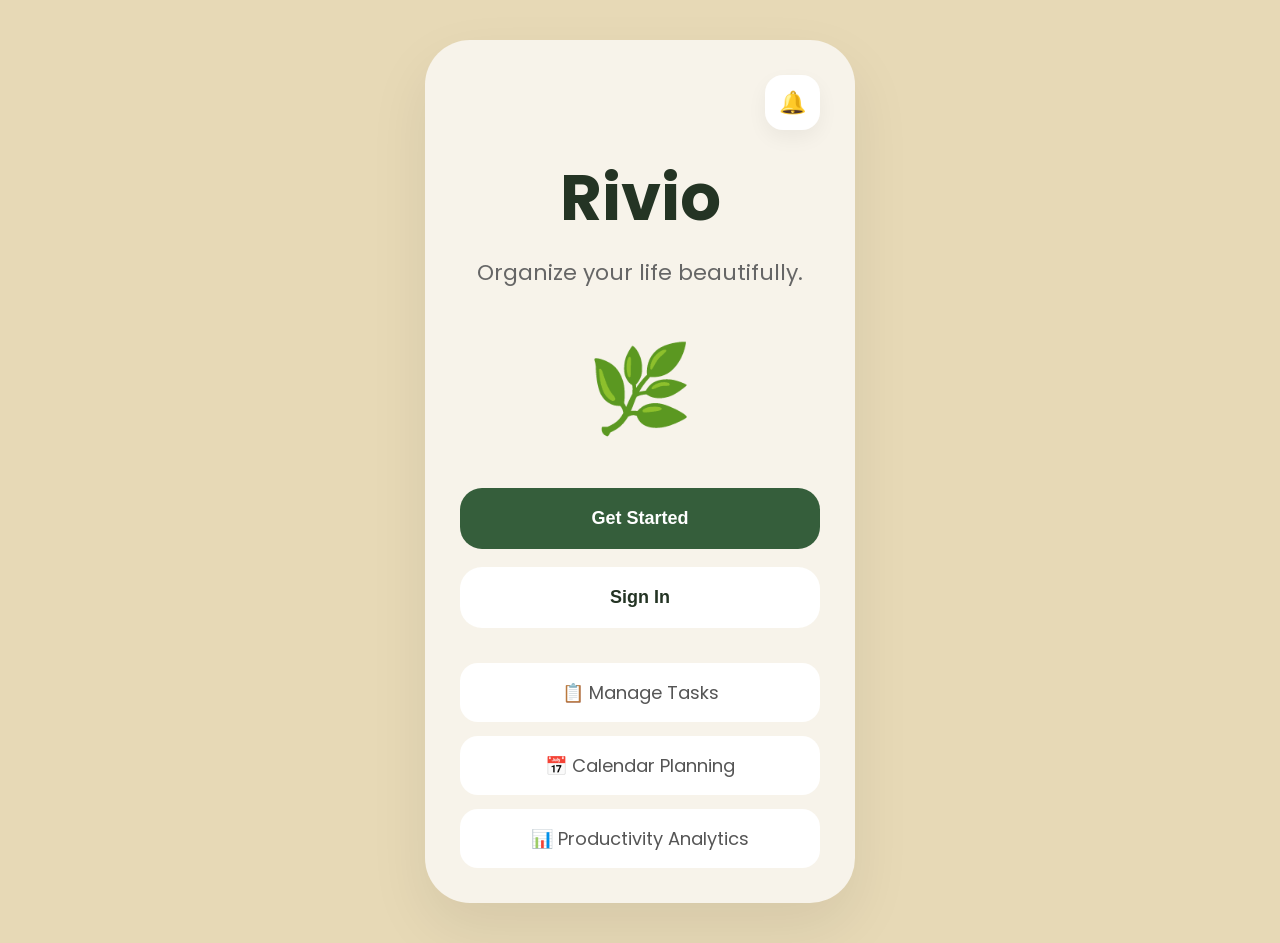
<file: index.html>
<!DOCTYPE html>
<html lang="en">
<head>
    <meta charset="UTF-8">
    <meta name="viewport" content="width=device-width, initial-scale=1.0">
    <title>Rivio</title>

    <link rel="stylesheet" href="style.css">

    <link rel="preconnect" href="https://fonts.googleapis.com">
    <link rel="preconnect" href="https://fonts.gstatic.com" crossorigin>

    <link href="https://fonts.googleapis.com/css2?family=Poppins:wght@300;400;500;600;700&display=swap" rel="stylesheet">
</head>
<body>

    <div class="card">

        <div class="top-right">
            <div class="notification">
                🔔
            </div>
        </div>

        <h1 class="logo">
            Rivio
        </h1>

        <p class="tagline">
            Organize your life beautifully.
        </p>

        <div class="illustration">
            🌿
        </div>

        <div class="buttons">

            <button class="primary-btn">
                Get Started
            </button>

            <button class="secondary-btn">
                Sign In
            </button>

        </div>

        <div class="features">

            <div class="feature-card">
                📋 Manage Tasks
            </div>

            <div class="feature-card">
                📅 Calendar Planning
            </div>

            <div class="feature-card">
                📊 Productivity Analytics
            </div>

        </div>

    </div>

    <script src="script.js"></script>

</body>
</html>
</file>
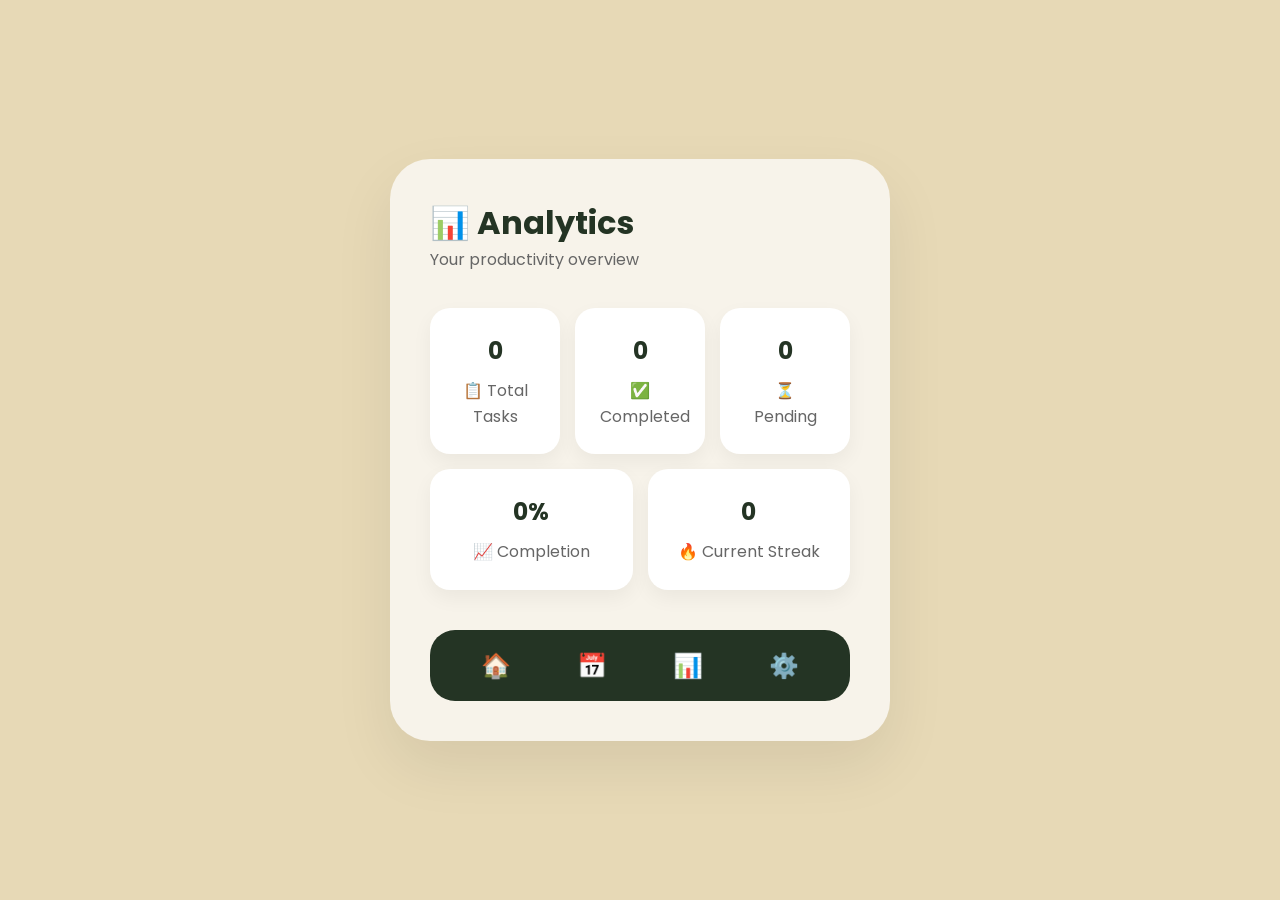
<file: analytics.html>
<!DOCTYPE html>
<html lang="en">
<head>
    <meta charset="UTF-8">
    <meta name="viewport" content="width=device-width, initial-scale=1.0">
    <title>Analytics - Rivio</title>

    <link rel="stylesheet" href="style.css">

    <link rel="preconnect" href="https://fonts.googleapis.com">
    <link rel="preconnect" href="https://fonts.gstatic.com" crossorigin>

    <link href="https://fonts.googleapis.com/css2?family=Poppins:wght@300;400;500;600;700&display=swap" rel="stylesheet">
</head>
<body>

    <div class="dashboard-card">

        <h1>
            📊 Analytics
        </h1>

        <p class="welcome-text">
            Your productivity overview
        </p>

        <div class="stats analytics-grid">

            <div class="stat-card">
                <h2 id="total-tasks">0</h2>
                <p>📋 Total Tasks</p>
            </div>

            <div class="stat-card">
                <h2 id="completed-tasks">0</h2>
                <p>✅ Completed</p>
            </div>

            <div class="stat-card">
                <h2 id="pending-tasks">0</h2>
                <p>⏳ Pending</p>
            </div>

            <div class="stat-card">
                <h2 id="completion-rate">0%</h2>
                <p>📈 Completion</p>
            </div>

            <div class="stat-card">
                <h2 id="analytics-streak">0</h2>
                <p>🔥 Current Streak</p>
            </div>

        </div>

        <nav class="bottom-nav">

            <div class="nav-item">
                <a href="dashboard.html">
                    🏠
                </a>
            </div>

            <div class="nav-item">
                <a href="calendar.html">
                    📅
                </a>
            </div>

            <div class="nav-item">
                📊
            </div>

            <div class="nav-item">
                <a href="settings.html">
                    ⚙️
                </a>
            </div>

        </nav>

    </div>

    <script src="script.js"></script>

</body>
</html>
</file>
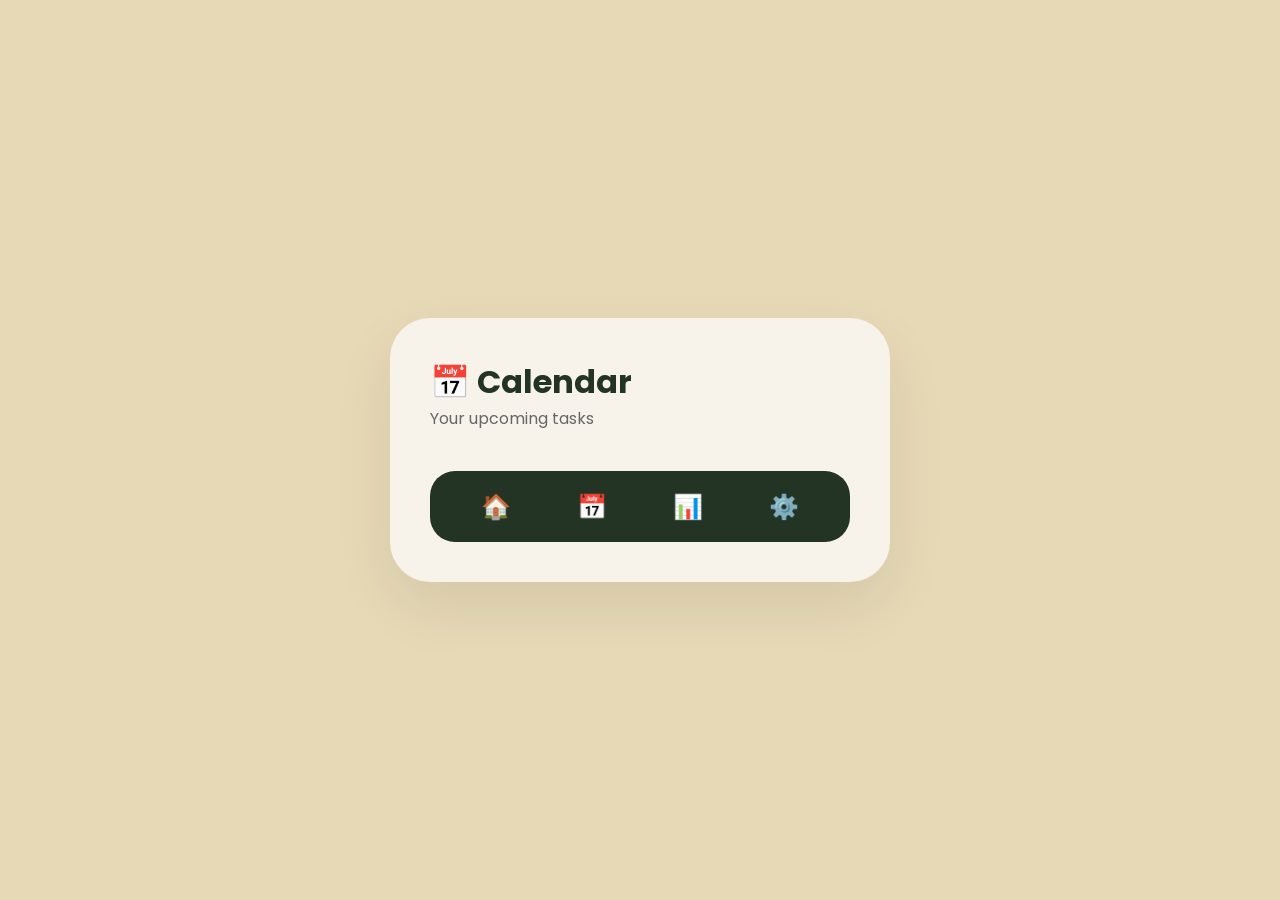
<file: calendar.html>
<!DOCTYPE html>
<html lang="en">
<head>
    <meta charset="UTF-8">
    <meta name="viewport" content="width=device-width, initial-scale=1.0">
    <title>Calendar - Rivio</title>

    <link rel="stylesheet" href="style.css">

    <link rel="preconnect" href="https://fonts.googleapis.com">
    <link rel="preconnect" href="https://fonts.gstatic.com" crossorigin>

    <link href="https://fonts.googleapis.com/css2?family=Poppins:wght@300;400;500;600;700&display=swap" rel="stylesheet">
</head>
<body>

    <div class="dashboard-card">

        <h1>
            📅 Calendar
        </h1>

        <p class="welcome-text">
            Your upcoming tasks
        </p>

        <div
            class="tasks"
            id="calendarContainer">

            <p class="empty-text">
                No upcoming tasks.
            </p>

        </div>

        <nav class="bottom-nav">

            <div class="nav-item">
                <a href="dashboard.html">
                    🏠
                </a>
            </div>

            <div class="nav-item">
                📅
            </div>

            <div class="nav-item">
                <a href="analytics.html">
                    📊
                </a>
            </div>

            <div class="nav-item">
                <a href="settings.html">
                    ⚙️
                </a>
            </div>

        </nav>

    </div>

    <script src="script.js"></script>

</body>
</html>
</file>
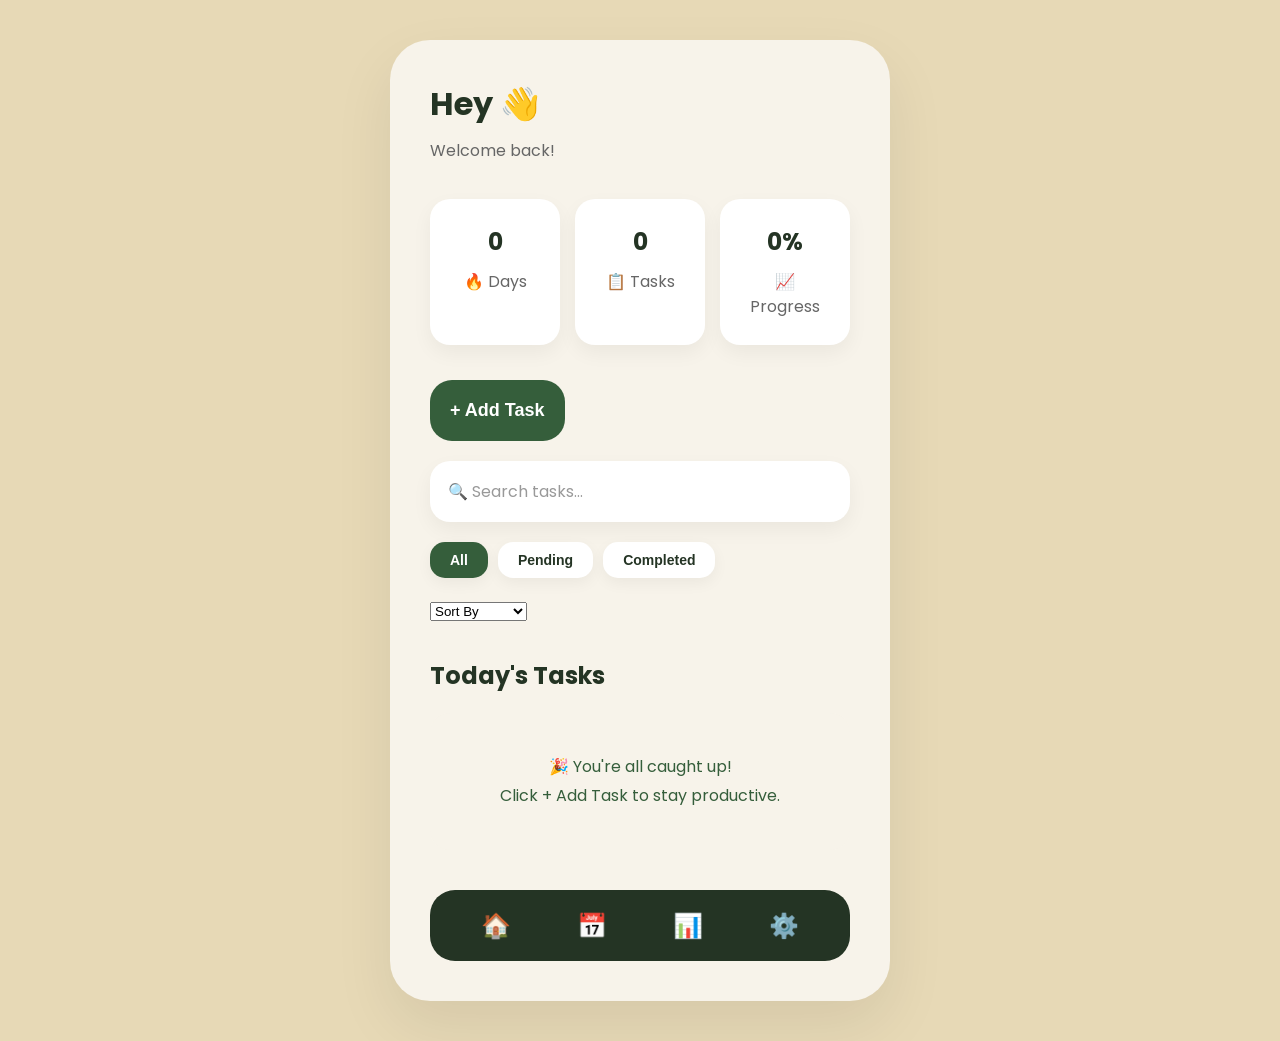
<file: dashboard.html>
<!DOCTYPE html>
<html lang="en">
<head>
    <meta charset="UTF-8">
    <meta name="viewport" content="width=device-width, initial-scale=1.0">
    <title>Dashboard - Rivio</title>

    <link rel="stylesheet" href="style.css">

    <link rel="preconnect" href="https://fonts.googleapis.com">
    <link rel="preconnect" href="https://fonts.gstatic.com" crossorigin>

    <link
        href="https://fonts.googleapis.com/css2?family=Poppins:wght@300;400;500;600;700&display=swap"
        rel="stylesheet"
    >
</head>
<body>

    <div class="dashboard-card">

        <!-- Greeting -->
        <h1 id="welcome">
            Hey 👋
        </h1>

        <p class="welcome-text">
            Welcome back!
        </p>

        <!-- Stats -->
        <div class="stats">

            <div class="stat-card">
                <h2 id="streak-count">0</h2>
                <p>🔥 Days</p>
            </div>

            <div class="stat-card">
                <h2 id="task-count">0</h2>
                <p>📋 Tasks</p>
            </div>

            <div class="stat-card">
                <h2 id="progress-count">0%</h2>
                <p>📈 Progress</p>
            </div>

        </div>

        <!-- Add Task -->
        <button
            class="primary-btn"
            id="addTaskBtn">
            + Add Task
        </button>

        <!-- Due Today Notification -->
        <div
            id="dueTodayBanner"
            class="due-banner"
            style="display: none;">
        </div>

        <!-- Search -->
        <input
            type="text"
            id="searchInput"
            placeholder="🔍 Search tasks..."
        >

        <!-- Filters -->
        <div class="filters">

            <button
                class="filter-btn active"
                data-filter="all">
                All
            </button>

            <button
                class="filter-btn"
                data-filter="pending">
                Pending
            </button>

            <button
                class="filter-btn"
                data-filter="completed">
                Completed
            </button>

        </div>
        <select id="sortTasks">

    <option value="default">
        Sort By
    </option>

    <option value="dueSoon">
        Due Soon
    </option>

    <option value="oldest">
        Oldest First
    </option>

    <option value="newest">
        Newest First
    </option>

</select>

        <!-- Tasks -->
        <div class="tasks">

            <h2>Today's Tasks</h2>

            <p
    class="empty-text"
    id="emptyText">
    🎉 You're all caught up!<br>
    Click + Add Task to stay productive.
</p>

            <div id="taskContainer"></div>

        </div>

        <!-- Bottom Navigation -->
        <nav class="bottom-nav">

            <div class="nav-item">
                🏠
            </div>

            <div class="nav-item">
                <a href="calendar.html">
                    📅
                </a>
            </div>

            <div class="nav-item">
                <a href="analytics.html">
                    📊
                </a>
            </div>

            <div class="nav-item">
                <a href="settings.html">
                    ⚙️
                </a>
            </div>

        </nav>

    </div>

    <!-- Add Task Modal -->
    <div
        class="modal"
        id="taskModal">

        <div class="modal-content">

            <h2>Add New Task</h2>

            <input
                type="text"
                id="taskName"
                placeholder="Enter task name"
            >

            <input
                type="date"
                id="taskDate"
            >

            <select id="taskCategory">

                <option value="📚 Study">
                    📚 Study
                </option>

                <option value="💻 Coding">
                    💻 Coding
                </option>

                <option value="🏋️ Health">
                    🏋️ Health
                </option>

                <option value="🏠 Personal">
                    🏠 Personal
                </option>

            </select>

            <button
                class="primary-btn"
                id="saveTaskBtn">
                Save Task
            </button>

        </div>

    </div>

    <script src="script.js"></script>

</body>
</html>
</file>
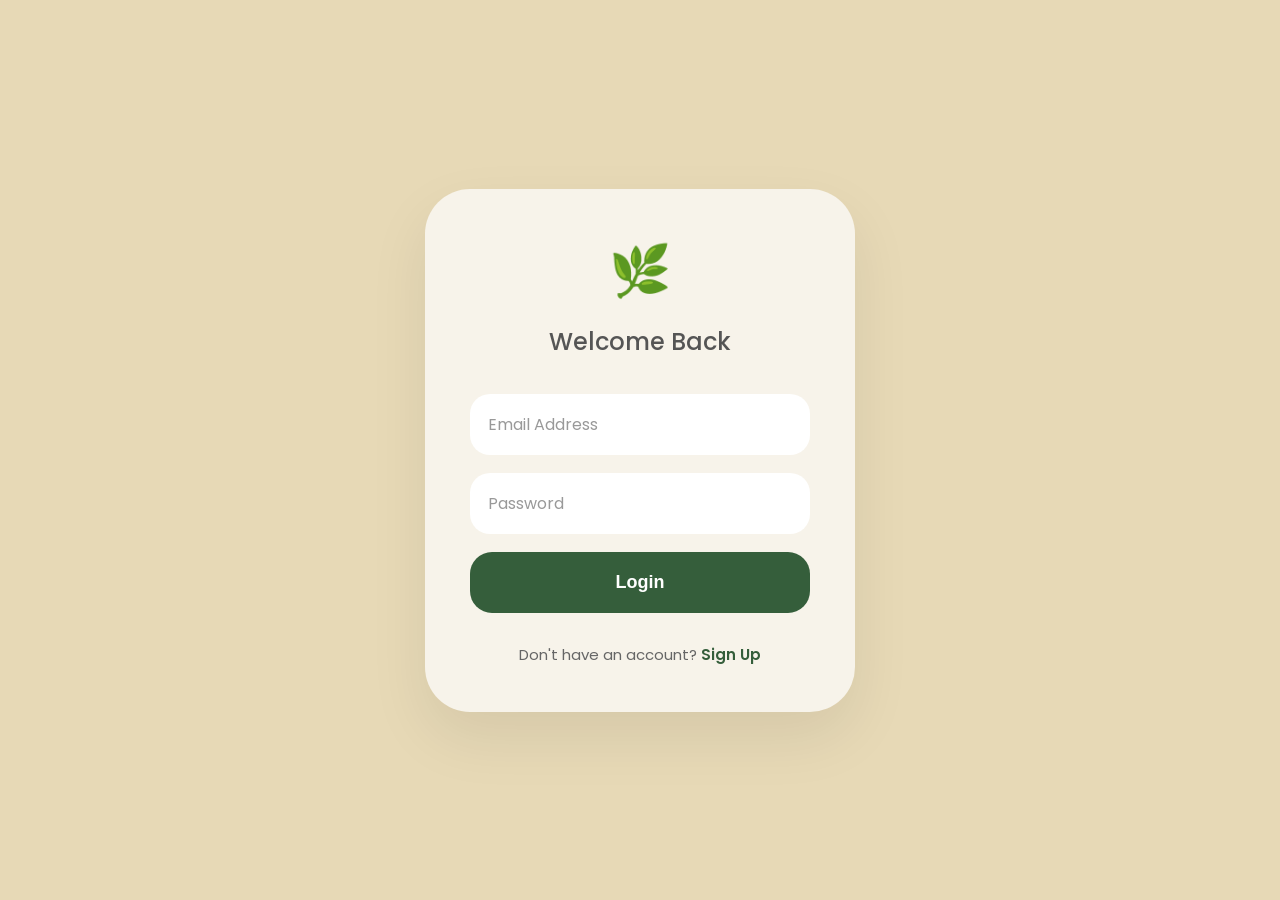
<file: login.html>
<!DOCTYPE html>
<html lang="en">
<head>
    <meta charset="UTF-8">
    <meta name="viewport" content="width=device-width, initial-scale=1.0">
    <title>Login - Rivio</title>

    <link rel="stylesheet" href="style.css">

    <link rel="preconnect" href="https://fonts.googleapis.com">
    <link rel="preconnect" href="https://fonts.gstatic.com" crossorigin>

    <link href="https://fonts.googleapis.com/css2?family=Poppins:wght@300;400;500;600;700&display=swap" rel="stylesheet">
</head>
<body>

    <div class="auth-card">

        <div class="auth-logo">
            🌿
        </div>

        <h2>Welcome Back</h2>

        <form id="login-form">

            <input
                type="email"
                id="login-email"
                placeholder="Email Address"
                required
            >

            <input
                type="password"
                id="login-password"
                placeholder="Password"
                required
            >

            <button
                type="submit"
                class="primary-btn"
            >
                Login
            </button>

        </form>

        <p class="bottom-text">
            Don't have an account?
            <a href="signup.html">
                Sign Up
            </a>
        </p>

    </div>

    <script src="script.js"></script>

</body>
</html>
</file>
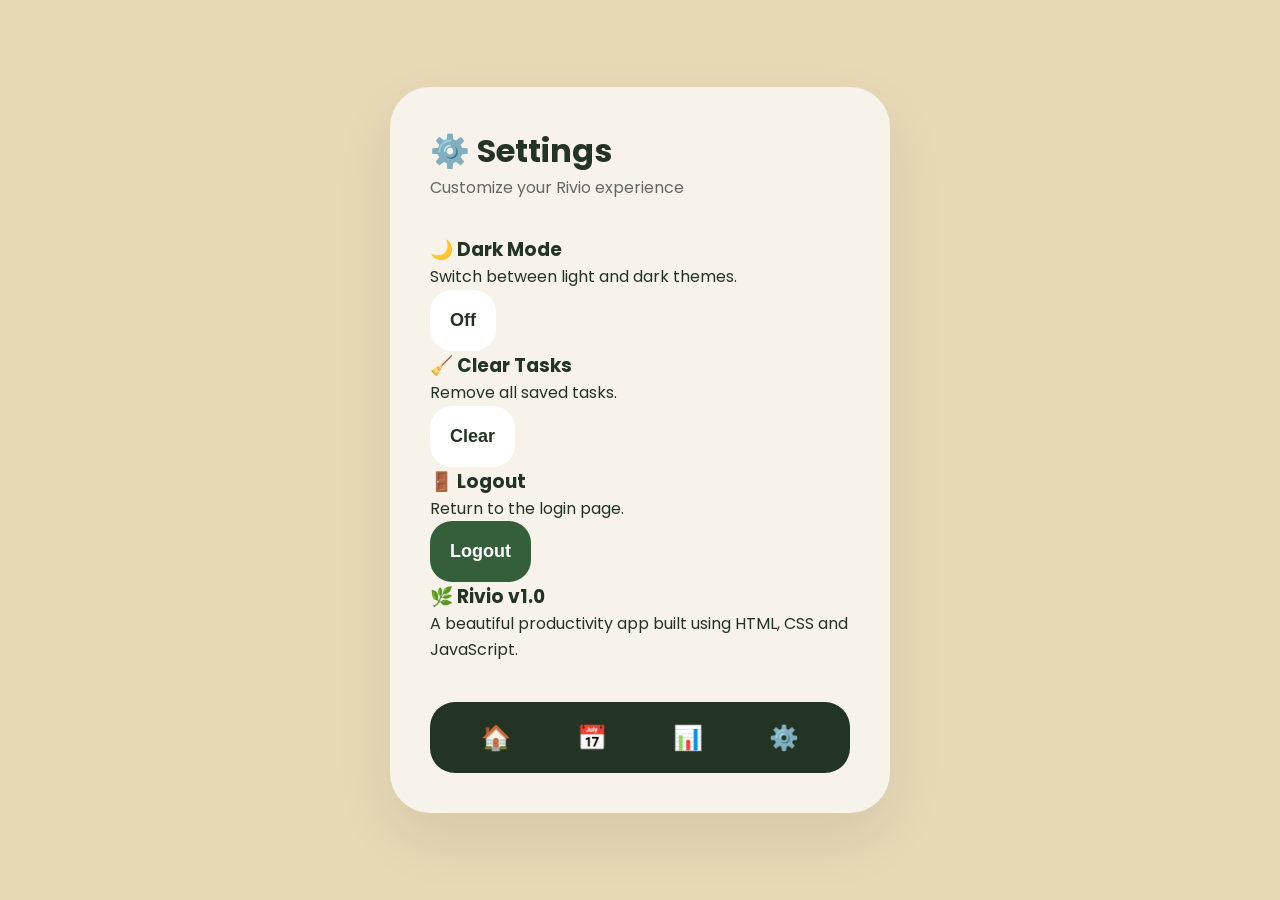
<file: settings.html>
<!DOCTYPE html>
<html lang="en">
<head>
    <meta charset="UTF-8">
    <meta name="viewport" content="width=device-width, initial-scale=1.0">
    <title>Settings - Rivio</title>

    <link rel="stylesheet" href="style.css">

    <link rel="preconnect" href="https://fonts.googleapis.com">
    <link rel="preconnect" href="https://fonts.gstatic.com" crossorigin>

    <link href="https://fonts.googleapis.com/css2?family=Poppins:wght@300;400;500;600;700&display=swap" rel="stylesheet">
</head>
<body>

    <div class="dashboard-card">

        <h1>
            ⚙️ Settings
        </h1>

        <p class="welcome-text">
            Customize your Rivio experience
        </p>

        <div class="settings-section">

            <div class="setting-card">

                <div>
                    <h3>🌙 Dark Mode</h3>
                    <p>Switch between light and dark themes.</p>
                </div>

                <button
                    id="themeBtn"
                    class="secondary-btn">
                    Off
                </button>

            </div>

            <div class="setting-card">

                <div>
                    <h3>🧹 Clear Tasks</h3>
                    <p>Remove all saved tasks.</p>
                </div>

                <button
                    id="clearBtn"
                    class="secondary-btn">
                    Clear
                </button>

            </div>

            <div class="setting-card">

                <div>
                    <h3>🚪 Logout</h3>
                    <p>Return to the login page.</p>
                </div>

                <button
                    id="logoutBtn"
                    class="primary-btn">
                    Logout
                </button>

            </div>

        </div>

        <div class="about-box">
            <h3>🌿 Rivio v1.0</h3>
            <p>
                A beautiful productivity app built
                using HTML, CSS and JavaScript.
            </p>
        </div>

        <nav class="bottom-nav">

            <div class="nav-item">
                <a href="dashboard.html">
                    🏠
                </a>
            </div>

            <div class="nav-item">
                <a href="calendar.html">
                    📅
                </a>
            </div>

            <div class="nav-item">
                <a href="analytics.html">
                    📊
                </a>
            </div>

            <div class="nav-item">
                ⚙️
            </div>

        </nav>

    </div>

    <script src="script.js"></script>

</body>
</html>
</file>
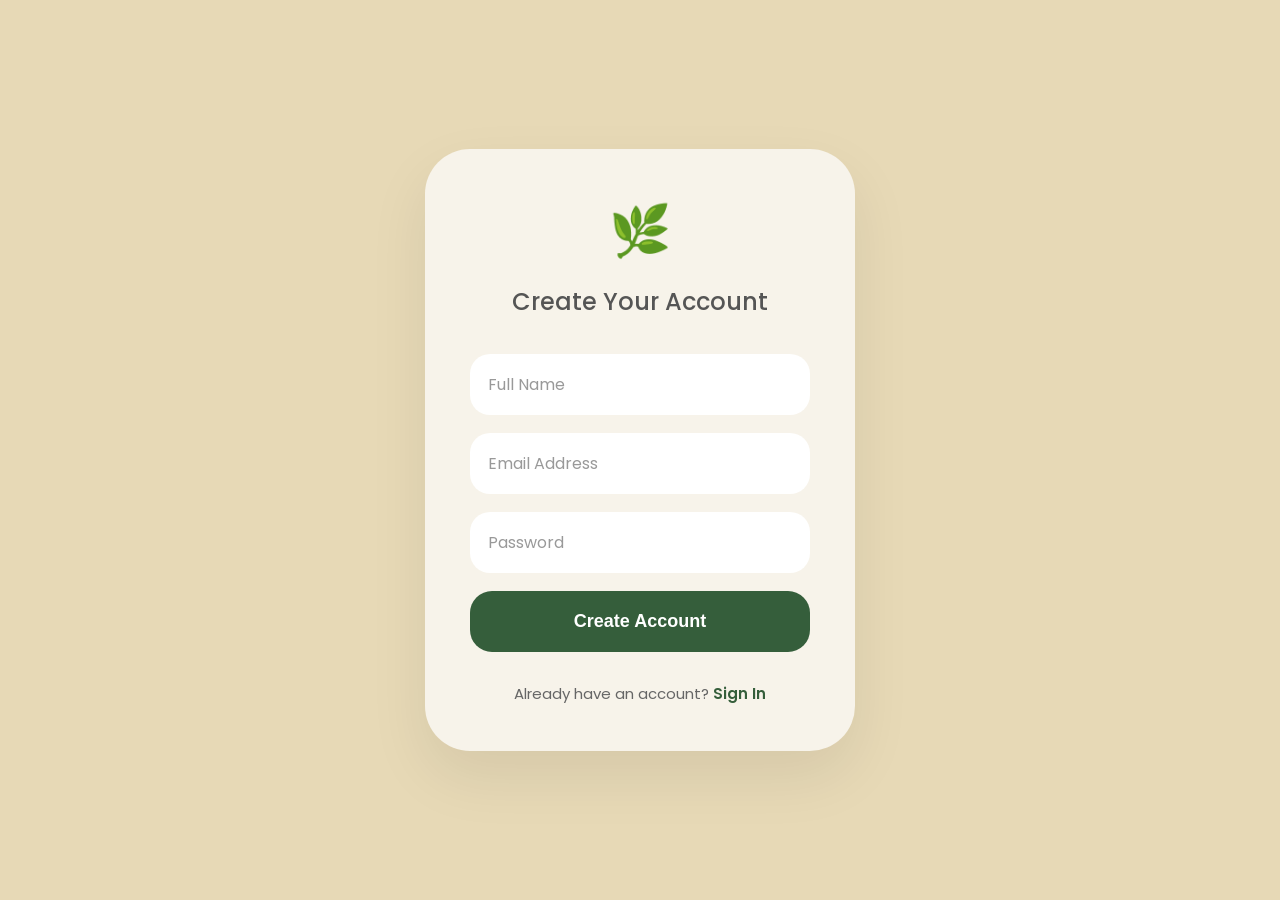
<file: signup.html>
<!DOCTYPE html>
<html lang="en">
<head>
    <meta charset="UTF-8">
    <meta name="viewport" content="width=device-width, initial-scale=1.0">
    <title>Sign Up - Rivio</title>

    <link rel="stylesheet" href="style.css">

    <link rel="preconnect" href="https://fonts.googleapis.com">
    <link rel="preconnect" href="https://fonts.gstatic.com" crossorigin>

    <link href="https://fonts.googleapis.com/css2?family=Poppins:wght@300;400;500;600;700&display=swap" rel="stylesheet">
</head>
<body>

    <div class="auth-card">

        <div class="auth-logo">
            🌿
        </div>

        <h2>Create Your Account</h2>

        <form id="signup-form">

            <input
                type="text"
                id="name"
                placeholder="Full Name"
                required
            >

            <input
                type="email"
                id="email"
                placeholder="Email Address"
                required
            >

            <input
                type="password"
                id="password"
                placeholder="Password"
                required
            >

            <button
                type="submit"
                class="primary-btn"
            >
                Create Account
            </button>

        </form>

        <p class="bottom-text">
            Already have an account?
            <a href="login.html">
                Sign In
            </a>
        </p>

    </div>

    <script src="script.js"></script>

</body>
</html>
</file>
<file: style.css>
/* =========================
   RESET
========================= */

* {
    margin: 0;
    padding: 0;
    box-sizing: border-box;
}

body {
    background: #E7D9B6;
    font-family: 'Poppins', sans-serif;

    min-height: 100vh;

    display: flex;
    justify-content: center;
    align-items: center;

    padding: 40px;
    color: #243424;
}

/* =========================
   LANDING PAGE
========================= */

.card {
    width: 430px;
    background: #F7F3EA;

    border-radius: 45px;
    padding: 35px;

    box-shadow:
        0px 25px 60px rgba(0,0,0,0.08);
}

.top-right {
    display: flex;
    justify-content: flex-end;

    margin-bottom: 20px;
}

.notification {
    width: 55px;
    height: 55px;

    background: white;
    border-radius: 18px;

    display: flex;
    justify-content: center;
    align-items: center;

    font-size: 22px;

    box-shadow:
        0px 8px 20px rgba(0,0,0,0.05);
}

.logo {
    text-align: center;

    font-size: 64px;
    color: #243424;

    margin-bottom: 10px;
}

.tagline {
    text-align: center;

    font-size: 22px;
    color: #666;

    margin-bottom: 35px;
}

.illustration {
    text-align: center;

    font-size: 85px;

    margin-bottom: 35px;
}

/* =========================
   BUTTONS
========================= */

.buttons {
    display: flex;
    flex-direction: column;

    gap: 18px;

    margin-bottom: 35px;
}

button {
    border: none;

    padding: 20px;

    border-radius: 22px;

    font-size: 18px;
    font-weight: 600;

    cursor: pointer;

    transition: 0.3s;
}

button:hover {
    transform: translateY(-3px);
}

.primary-btn {
    background: #355E3B;
    color: white;
}

.secondary-btn {
    background: white;
    color: #243424;
}

/* =========================
   FEATURES
========================= */

.features {
    display: flex;
    flex-direction: column;

    gap: 14px;
}

.feature-card {
    background: white;

    padding: 16px;

    border-radius: 18px;

    text-align: center;

    color: #555;
    font-size: 18px;
}
/* =========================
   AUTH PAGES
========================= */

.auth-card {
    width: 430px;

    background: #F7F3EA;

    padding: 45px;

    border-radius: 45px;

    box-shadow:
        0px 25px 60px rgba(0,0,0,0.08);
}

.auth-logo {
    text-align: center;

    font-size: 50px;
    color: #243424;

    margin-bottom: 15px;
}

.auth-card h2 {
    text-align: center;

    color: #555;

    margin-bottom: 35px;

    font-weight: 500;
}

form {
    display: flex;
    flex-direction: column;

    gap: 18px;
}

input {
    padding: 18px;

    border: none;

    border-radius: 20px;

    background: white;

    font-size: 16px;

    font-family: inherit;

    transition: 0.3s;
}

input:focus {
    outline: none;

    box-shadow:
        0px 0px 0px 3px
        rgba(53,94,59,0.2);
}

input::placeholder {
    color: #999;
}

.bottom-text {
    text-align: center;

    margin-top: 30px;

    color: #666;

    font-size: 15px;
}

.bottom-text a {
    color: #355E3B;

    text-decoration: none;

    font-weight: 600;
}

.bottom-text a:hover {
    text-decoration: underline;
}

/* =========================
   REUSABLE TITLES
========================= */

h1,
h2,
h3 {
    color: #243424;
}

p {
    line-height: 1.6;
}

a {
    color: inherit;
}

/* =========================
   SMOOTH TRANSITIONS
========================= */

.card,
.auth-card,
button,
input {
    transition: all 0.3s ease;
}
/* =========================
   DASHBOARD
========================= */

.dashboard-card {
    width: 500px;

    background: #F7F3EA;

    padding: 40px;

    border-radius: 40px;

    box-shadow:
        0px 25px 60px rgba(0,0,0,0.08);
}

#welcome {
    color: #243424;

    margin-bottom: 10px;
}

.welcome-text {
    color: #666;

    margin-bottom: 35px;
}

/* =========================
   STATS
========================= */

.stats {
    display: flex;

    gap: 15px;

    margin-bottom: 35px;

    flex-wrap: wrap;
}

.stat-card {
    flex: 1;
    min-width: 120px;

    background: white;

    padding: 25px;

    border-radius: 20px;

    text-align: center;

    box-shadow:
        0px 8px 20px rgba(0,0,0,0.05);
}

.stat-card h2 {
    color: #243424;

    margin-bottom: 10px;
}

.stat-card p {
    color: #666;
}

/* =========================
   TASKS
========================= */

.tasks {
    margin-top: 35px;
}

.tasks h2 {
    color: #243424;

    margin-bottom: 15px;
}

.empty-text {
    text-align: center;
    color: #355E3B;
    font-size: 16px;
    line-height: 1.8;
    padding: 40px 20px;
    background: #F7F3EA;
    border-radius: 20px;
    margin-top: 20px;
}

/* =========================
   TASK CARD
========================= */

.task-card {
    background: white;

    padding: 20px;

    margin-top: 15px;

    border-radius: 20px;

    display: flex;
    justify-content: space-between;
    align-items: center;
    transition: all 0.3s ease;
    animation: fadeUp 0.4s ease;

    box-shadow:
        0px 8px 20px rgba(0,0,0,0.05);
}
.task-card:hover{
    transform: translateY(-4px);
}

.task-card p {
    margin-top: 8px;

    color: #666;

    font-size: 14px;
}

.task-card button {
    border: none;

    background: transparent;

    cursor: pointer;

    font-size: 20px;

    padding: 0;

    margin-left: 12px;
}

.completed {
    text-decoration: line-through;

    opacity: 0.5;
}
/* =========================
   ADD TASK MODAL
========================= */

.modal {
    display: none;

    position: fixed;
    inset: 0;

    background: rgba(0, 0, 0, 0.4);

    justify-content: center;
    align-items: center;

    z-index: 1000;
}

.modal-content {
    width: 350px;

    background: #F7F3EA;

    padding: 30px;

    border-radius: 25px;

    display: flex;
    flex-direction: column;

    gap: 18px;
    animation: fadeUp 0.3s ease;

    box-shadow:
        0px 25px 60px rgba(0,0,0,0.15);
}

.modal-content h2 {
    text-align: center;

    margin-bottom: 10px;
}

.modal-content input {
    padding: 15px;

    border: 1px solid #ddd;

    border-radius: 15px;

    font-family: inherit;
}

/* =========================
   BOTTOM NAVIGATION
========================= */

.bottom-nav {
    margin-top: 40px;

    background: #243424;

    border-radius: 25px;

    padding: 18px;

    display: flex;
    justify-content: space-around;
    align-items: center;
}

.bottom-nav a {
    text-decoration: none;
}

.nav-item {
    font-size: 24px;

    cursor: pointer;

    transition: 0.3s;
}

.nav-item:hover {
    transform: scale(1.15);
}

/* =========================
   CALENDAR PAGE
========================= */

.calendar-day {
    background: white;

    padding: 20px;

    margin-top: 15px;

    border-radius: 20px;

    box-shadow:
        0px 8px 20px rgba(0,0,0,0.05);
}

.calendar-day h3 {
    margin-bottom: 12px;
}

.calendar-task {
    color: #555;

    margin-top: 8px;
}

/* =========================
   UTILITIES
========================= */

.hidden {
    display: none;
}

.text-center {
    text-align: center;
}
/* =========================
   ADD TASK MODAL
========================= */

.modal {
    display: none;

    position: fixed;
    inset: 0;

    background: rgba(0, 0, 0, 0.4);

    justify-content: center;
    align-items: center;

    z-index: 1000;
}

.modal-content {
    width: 350px;

    background: #F7F3EA;

    padding: 30px;

    border-radius: 25px;

    display: flex;
    flex-direction: column;

    gap: 18px;

    box-shadow:
        0px 25px 60px rgba(0,0,0,0.15);
}

.modal-content h2 {
    text-align: center;

    margin-bottom: 10px;
}

.modal-content input {
    padding: 15px;

    border: 1px solid #ddd;

    border-radius: 15px;

    font-family: inherit;
}

/* =========================
   BOTTOM NAVIGATION
========================= */

.bottom-nav {
    margin-top: 40px;

    background: #243424;

    border-radius: 25px;

    padding: 18px;

    display: flex;
    justify-content: space-around;
    align-items: center;
}

.bottom-nav a {
    text-decoration: none;
}

.nav-item {
    font-size: 24px;

    cursor: pointer;

    transition: 0.3s;
}

.nav-item:hover {
    transform: scale(1.15);
}

/* =========================
   CALENDAR PAGE
========================= */

.calendar-day {
    background: white;

    padding: 20px;

    margin-top: 15px;

    border-radius: 20px;

    box-shadow:
        0px 8px 20px rgba(0,0,0,0.05);
}

.calendar-day h3 {
    margin-bottom: 12px;
}

.calendar-task {
    color: #555;

    margin-top: 8px;
}

/* =========================
   UTILITIES
========================= */

.hidden {
    display: none;
}

.text-center {
    text-align: center;
}
#searchInput {
    width: 100%;

    margin-top: 20px;

    padding: 18px;

    border: none;

    border-radius: 20px;

    background: white;

    font-size: 16px;

    font-family: inherit;

    box-shadow:
        0px 8px 20px rgba(0,0,0,0.05);
}

#searchInput:focus {
    outline: none;

    box-shadow:
        0px 0px 0px 3px
        rgba(53,94,59,0.2);
}
.filters {
    display: flex;
    gap: 10px;

    margin-top: 20px;
    margin-bottom: 20px;
}

.filter-btn {
    padding: 10px 20px;

    border-radius: 15px;

    background: white;

    color: #243424;

    font-size: 14px;

    box-shadow:
        0px 5px 15px
        rgba(0,0,0,0.05);
}

.filter-btn.active {
    background: #355E3B;
    color: white;
}
.modal-content select {
    padding: 15px;

    border: 1px solid #ddd;

    border-radius: 15px;

    font-family: inherit;

    background: white;

    font-size: 16px;
}
.due-banner {
    background: #FFF4D6;
    color: #355E3B;
    padding: 14px;
    border-radius: 16px;
    margin: 20px 0;
    text-align: center;
    font-weight: 500;
}
.primary-btn,
.filter-btn,
button {
    transition: all 0.3s ease;
}
.primary-btn:hover,
.filter-btn:hover {
    transform: translateY(-2px);
}
@keyframes fadeUp {
    from {
        opacity: 0;
        transform: translateY(20px);
    }

    to {
        opacity: 1;
        transform: translateY(0);
    }
}
</file>
